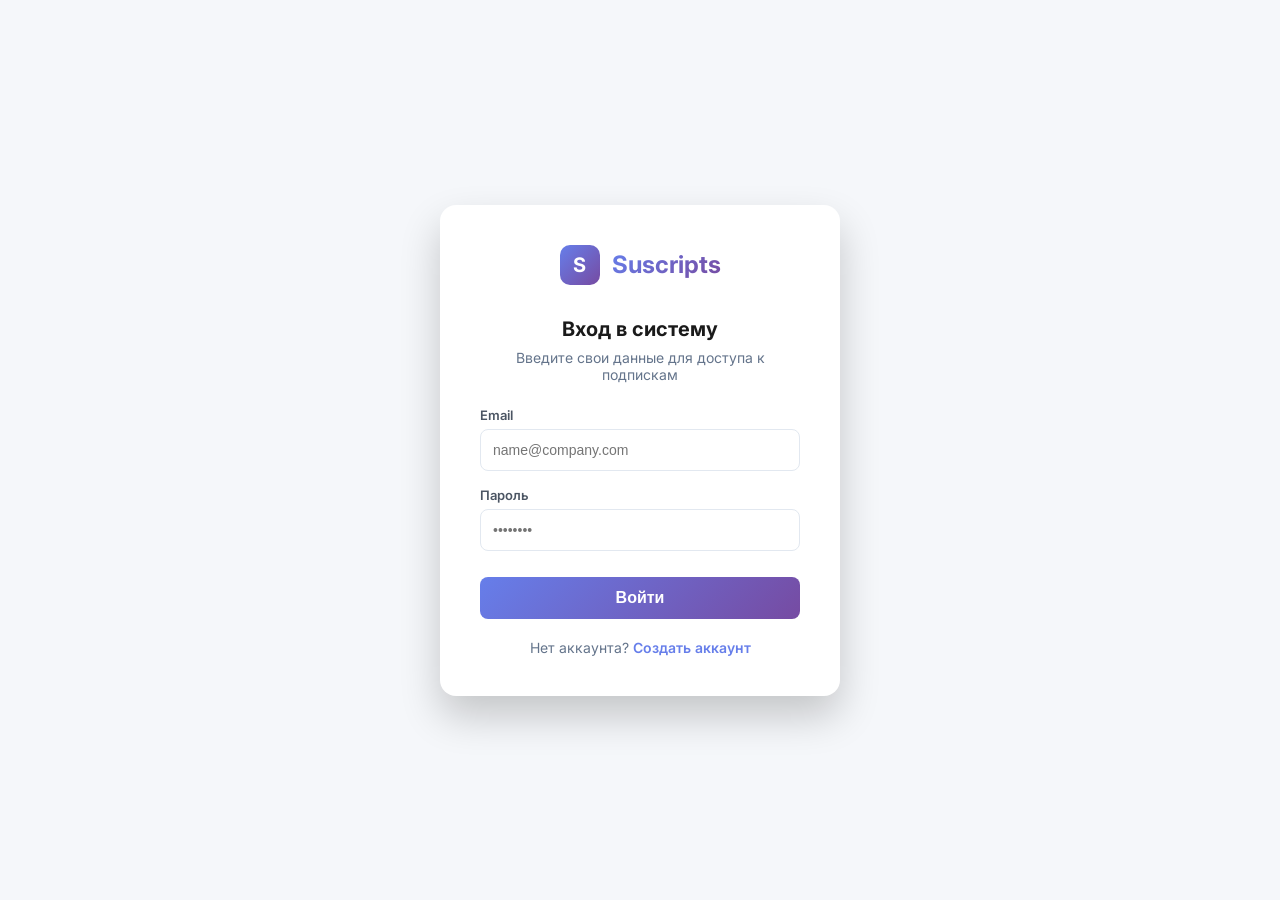
<file: login/login.html>
<!DOCTYPE html>
<html lang="ru">
<head>
    <meta charset="UTF-8">
    <meta name="viewport" content="width=device-width, initial-scale=1.0">
    <title>Suscripts - Авторизация</title>
    <link rel="stylesheet" href="css/style.css">
    <link href="https://fonts.googleapis.com/css2?family=Inter:wght@300;400;500;600;700&display=swap" rel="stylesheet">
</head>
<body>
    <div class="auth-card">
        <div class="brand">
            <div class="brand-logo">S</div>
            <h1 class="brand-name">Suscripts</h1>
        </div>

        <div id="login-section">
            <h2>Вход в систему</h2>
            <p class="subtitle">Введите свои данные для доступа к подпискам</p>
            <form id="loginForm">
                <div class="input-group">
                    <label>Email</label>
                    <input type="email" id="loginEmail" placeholder="name@company.com" required>
                </div>
                <div class="input-group">
                    <label>Пароль</label>
                    <input type="password" id="loginPassword" placeholder="••••••••" required>
                </div>
                <button type="submit" class="btn-submit">Войти</button>
            </form>
            <p class="switch-text">Нет аккаунта? <a href="#" id="to-register">Создать аккаунт</a></p>
        </div>

        <div id="register-section" class="hidden">
            <h2>Регистрация</h2>
            <p class="subtitle">Начните контролировать свои расходы прямо сейчас</p>
            <form id="registerForm">
                <div class="input-group">
                    <label>Полное имя</label>
                    <input type="text" id="regName" placeholder="Иван Иванов" required>
                </div>
                <div class="input-group">
                    <label>Email</label>
                    <input type="email" id="regEmail" placeholder="name@company.com" required>
                </div>
                <div class="input-group">
                    <label>Пароль</label>
                    <input type="password" id="regPassword" placeholder="Минимум 8 символов" minlength="8" required>
                </div>
                <button type="submit" class="btn-submit">Зарегистрироваться</button>
            </form>
            <p class="switch-text">Уже есть профиль? <a href="#" id="to-login">Войти</a></p>
        </div>
    </div>
    <script src="js/script.js"></script>
</body>
</html>
</file>
<file: login/css/style.css>
:root {
    --primary-grad: linear-gradient(135deg, #667eea 0%, #764ba2 100%);
    --bg-color: #f5f7fa;
    --text-main: #1a1a1a;
    --text-muted: #64748b;
    --border-color: #e2e8f0;
}

* {
    box-sizing: border-box;
    margin: 0;
    padding: 0;
}

body {
    font-family: 'Inter', sans-serif;
    background-color: var(--bg-color);
    display: flex;
    justify-content: center;
    align-items: center;
    min-height: 100vh;
    color: var(--text-main);
}

.auth-card {
    background: white;
    padding: 40px;
    border-radius: 16px;
    box-shadow: 0 10px 25px rgba(0,0,0,0.05);
    width: 100%;
    max-width: 400px;
}

.brand {
    display: flex;
    align-items: center;
    gap: 12px;
    margin-bottom: 32px;
    justify-content: center;
}

.brand-logo {
    width: 40px;
    height: 40px;
    background: var(--primary-grad);
    border-radius: 10px;
    color: white;
    display: flex;
    align-items: center;
    justify-content: center;
    font-weight: bold;
    font-size: 20px;
}

.brand-name {
    font-size: 24px;
    font-weight: 700;
    background: var(--primary-grad);
    -webkit-background-clip: text;
    -webkit-text-fill-color: transparent;
}

h2 {
    font-size: 20px;
    margin-bottom: 8px;
    text-align: center;
}

.subtitle {
    color: var(--text-muted);
    font-size: 14px;
    text-align: center;
    margin-bottom: 24px;
}

.input-group {
    margin-bottom: 16px;
}

.input-group label {
    display: block;
    font-size: 13px;
    font-weight: 600;
    margin-bottom: 6px;
    color: #4b5563;
}

.input-group input {
    width: 100%;
    padding: 12px;
    border: 1px solid var(--border-color);
    border-radius: 8px;
    font-size: 14px;
    outline: none;
    transition: border 0.2s;
}

.input-group input:focus {
    border-color: #667eea;
}

.btn-submit {
    width: 100%;
    padding: 12px;
    background: var(--primary-grad);
    color: white;
    border: none;
    border-radius: 8px;
    font-size: 16px;
    font-weight: 600;
    cursor: pointer;
    margin-top: 10px;
    transition: transform 0.1s;
}

.btn-submit:active {
    transform: scale(0.98);
}

.switch-text {
    text-align: center;
    margin-top: 20px;
    font-size: 14px;
    color: var(--text-muted);
}

.switch-text a {
    color: #667eea;
    text-decoration: none;
    font-weight: 600;
}

.hidden {
    display: none;
}

/* Фон затемнения */
.auth-overlay {
    display: none; /* Скрыто по умолчанию */
    position: fixed;
    top: 0;
    left: 0;
    width: 100%;
    height: 100%;
    background: rgba(0, 0, 0, 0.5);
    backdrop-filter: blur(5px); /* Размытие заднего фона */
    z-index: 9999;
    justify-content: center;
    align-items: center;
}

/* Активное состояние модалки */
.auth-overlay.active {
    display: flex;
}

/* Кнопка закрытия */
.close-auth {
    position: absolute;
    top: 15px;
    right: 20px;
    background: none;
    border: none;
    font-size: 24px;
    cursor: pointer;
    color: var(--text-muted);
}

/* Переиспользуем стили вашей карточки из login.html */
.auth-card {
    position: relative;
    background: white;
    padding: 40px;
    border-radius: 16px;
    width: 100%;
    max-width: 400px;
    box-shadow: 0 20px 40px rgba(0,0,0,0.2);
}
</file>
